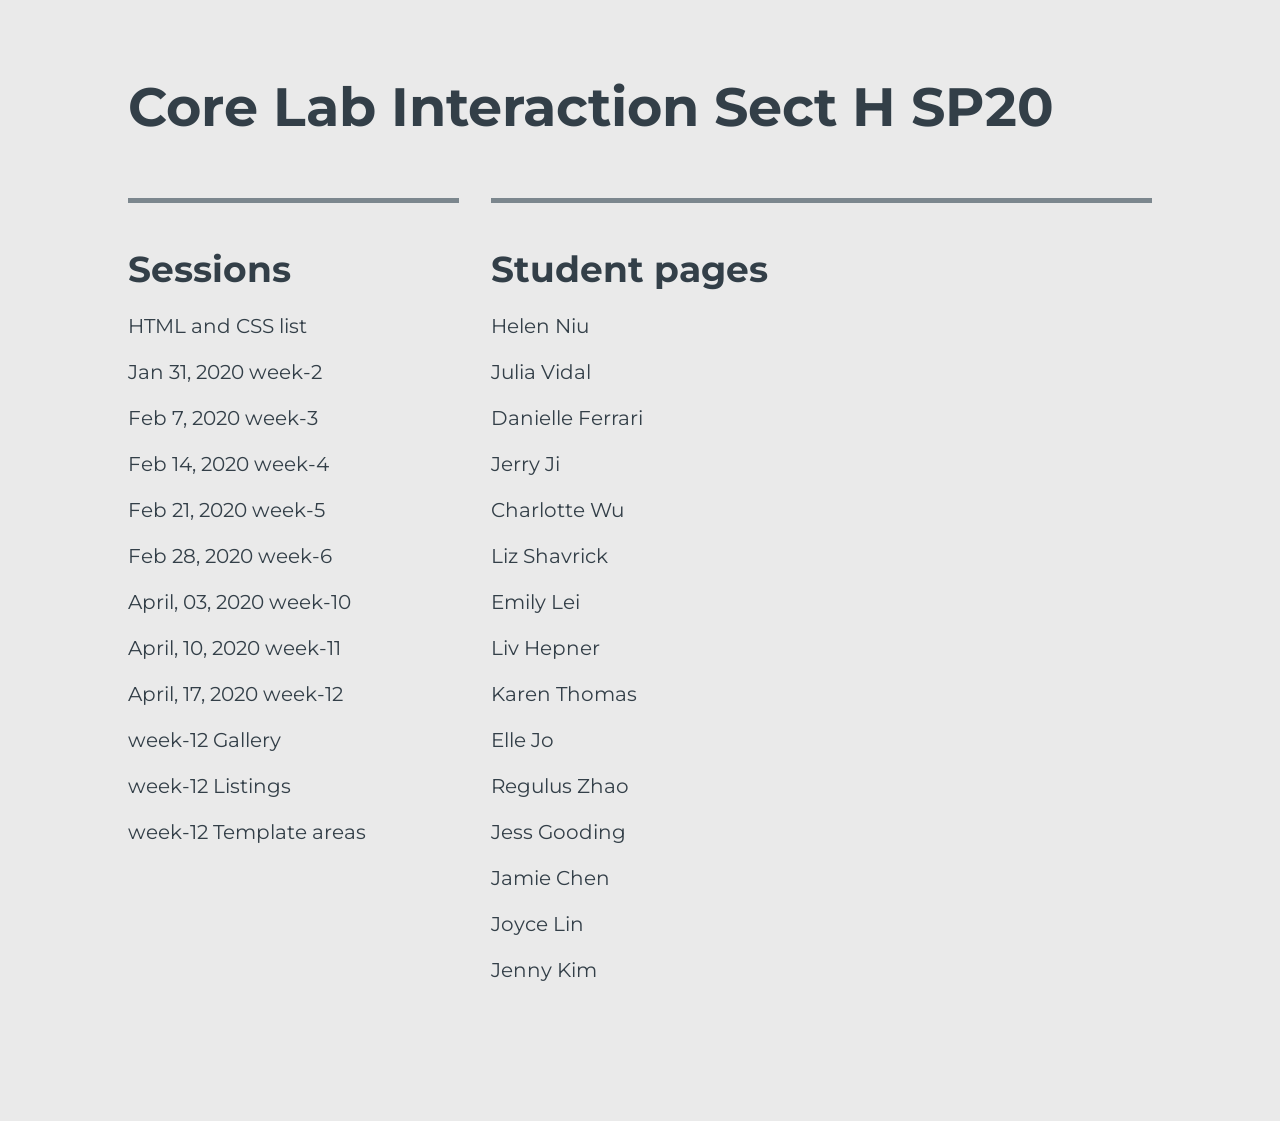
<file: index.html>
<!DOCTYPE html>
<html>
  <head>
    <meta charset="utf-8">
    <title>Mike Bowser | Core Lab Interaction Sect H SP2</title>
    <link href="css/reset.css" rel="stylesheet" type="text/css">
    <link href="css/style.css" rel="stylesheet" type="text/css">
  </head>
  <body>
  <body>
<main>
  <h1>Core Lab Interaction Sect H SP20</h1>
 <section>
  <ul id="sessions"> 
    <h2>Sessions</h2>
      <li><a href="sessions/week_2/html-css.html">HTML and CSS list</a></li>
      <li><a href="sessions/week_2/index.html">Jan 31, 2020 week-2</a></li>
      <li><a href="sessions/week_3/index.html">Feb 7, 2020 week-3</a></li>
      <li><a href="sessions/week_4/index.html">Feb 14, 2020 week-4</a></li>
      <li><a href="sessions/week_5/index.html">Feb 21, 2020 week-5</a></li>
      <li><a href="sessions/week_6/index.html">Feb 28, 2020 week-6</a></li>
      <li><a href="sessions/week_10/index.html">April, 03, 2020 week-10</a></li>
      <li><a href="sessions/week_11/index.html">April, 10, 2020 week-11</a></li>
      <li><a href="sessions/week_12/index.html">April, 17, 2020 week-12</a></li>
      <li><a href="sessions/week_12/cats.html">week-12 Gallery</a></li>
      <li><a href="sessions/week_12/listings.html">week-12 Listings</a></li>
      <li><a href="sessions/week_12/template-area.html">week-12 Template areas</a></li>



    </ul> 

    <ul id="students"> 
    <h2>Student pages</h2>
      <li><a href="https://helenniu.github.io/core-lab-int-hsp20/" target="_blank">Helen Niu</a></li>
      <li><a href="https://vidaj185.github.io/core-lab-int-hsp20/" target="_blank">Julia Vidal</a></li>
      <li><a href="https://daniellelf.github.io/core-lab-int-hsp20" target="_blank">Danielle Ferrari</a></li>
      <li><a href="https://jerryji1123.github.io/core-lab-int-hsp20/" target="_blank">Jerry Ji</a></li>
      <li><a href="https://charlotte577.github.io/core-lab-int-hsp20/" target="_blank">Charlotte Wu</a></li>
      <li><a href="https://lizshavrick.github.io/core-lab-int-hsp20/" target="_blank">Liz Shavrick</a></li>
      <li><a href="https://emilyleiyy.github.io/core-interaction-lab/" target="_blank">Emily Lei</a></li>
      <li><a href="https://oliviahepner.github.io/core-lab-int-hsp20/" target="_blank">Liv Hepner</a></li>
      <li><a href="https://kumeda18.github.io/core-lab-int-hsp20/" target="_blank">Karen Thomas</a></li>
      <li><a href="https://joe074.github.io/core-lab-hsp20/" target="_blank">Elle Jo</a></li>
      <li><a href="https://regulus-zwb.github.io/core-lab/" target="_blank">Regulus Zhao</a></li>
      <li><a href="https://jessgooding.github.io/core-lab-int-hsp20/" target="_blank">Jess Gooding</a></li>
      <li><a href="https://chenj741.github.io/core-lab-int-hsp20/" target="_blank">Jamie Chen</a></li>
      <li><a href="https://linj708.github.io/core_lab/" target="_blank">Joyce Lin</a></li>
      <li><a href="" target="_blank">Jenny Kim</a></li>
    </ul> 

 </section> 
</main>


  </body>
</html>
</file>
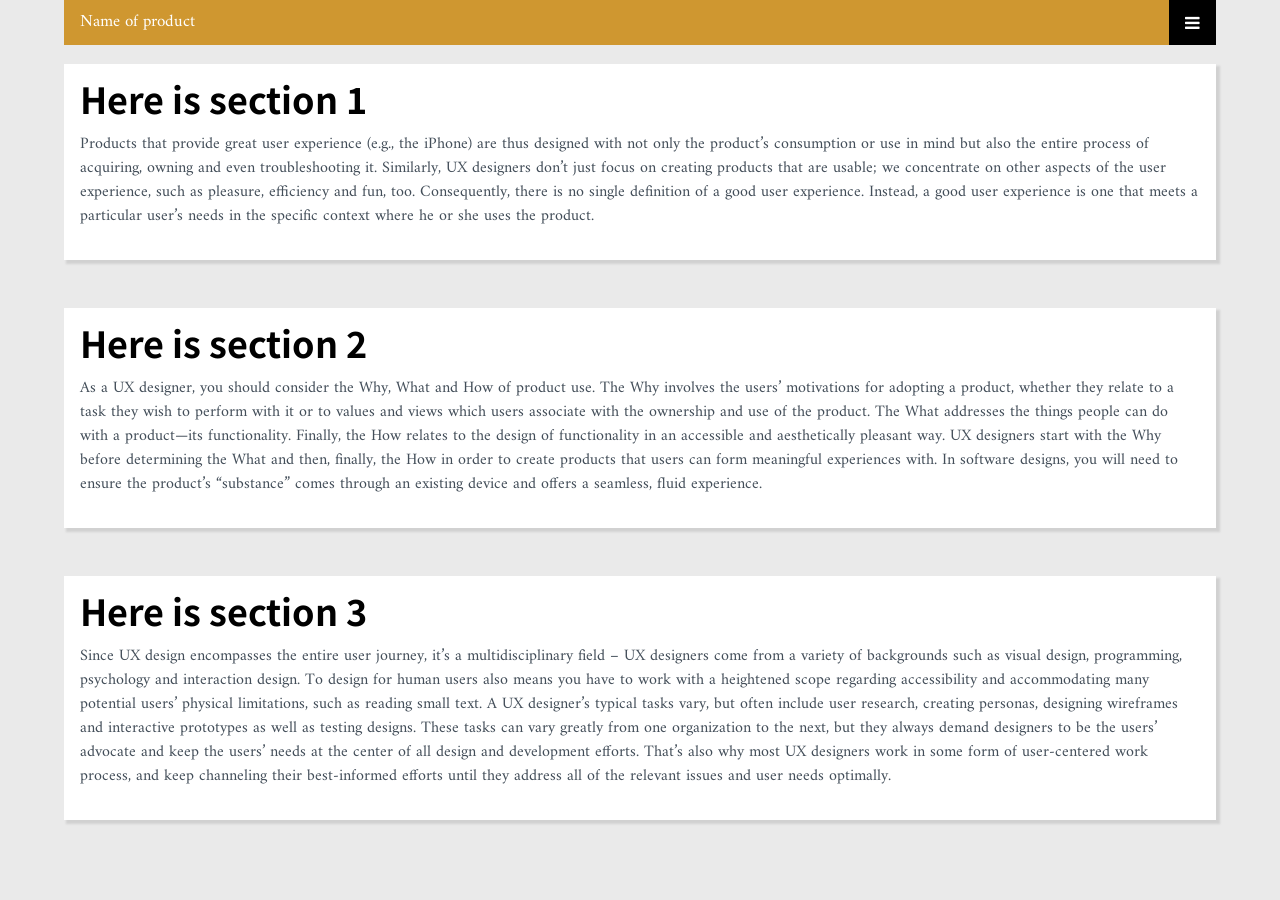
<file: sessions/mobile-model/index.html>
<!DOCTYPE html>
<html>
  <head>
    <meta charset="utf-8">
    <title>Core-lab | Mobile Model</title>
    <link href="../../css/reset.css" rel="stylesheet" type="text/css">
    <link href="../../css/mobile-model.css" rel="stylesheet" type="text/css">
         <!-- Load an icon library to show a hamburger menu (bars) on small screens -->
<link rel="stylesheet" href="https://cdnjs.cloudflare.com/ajax/libs/font-awesome/4.7.0/css/font-awesome.min.css">
  </head>
  <body>

  <main>



    <!-- Top Navigation Menu -->
<div class="topnav">
  <a href="#home" class="active">Name of product</a>
  <!-- Navigation links (hidden by default) -->
  <div id="myLinks">
    <a href="#section1">Section 1</a>
    <a href="#section2">Section 2</a>
    <a href="#section3">Section 3</a>
  </div>
  <!-- "Hamburger menu" / "Bar icon" to toggle the navigation links -->
  <a href="javascript:void(0);" class="icon" onclick="myFunction()">
    <i class="fa fa-bars"></i>
  </a>
</div>


	<div id="content-container">

 



    <section id="section1">
      <h3>Here is section 1</h3>
      <p>Products that provide great user experience (e.g., the iPhone) are thus designed with not only the product’s consumption or use in mind but also the entire process of acquiring, owning and even troubleshooting it. Similarly, UX designers don’t just focus on creating products that are usable; we concentrate on other aspects of the user experience, such as pleasure, efficiency and fun, too. Consequently, there is no single definition of a good user experience. Instead, a good user experience is one that meets a particular user’s needs in the specific context where he or she uses the product.</p>
    </section>
     <section id="section2">
      <h3>Here is section 2</h3>
      <p>As a UX designer, you should consider the Why, What and How of product use. The Why involves the users’ motivations for adopting a product, whether they relate to a task they wish to perform with it or to values and views which users associate with the ownership and use of the product. The What addresses the things people can do with a product—its functionality. Finally, the How relates to the design of functionality in an accessible and aesthetically pleasant way. UX designers start with the Why before determining the What and then, finally, the How in order to create products that users can form meaningful experiences with. In software designs, you will need to ensure the product’s “substance” comes through an existing device and offers a seamless, fluid experience. </p>
    </section>
     <section id="section3">
      <h3>Here is section 3</h3>
      <p>Since UX design encompasses the entire user journey, it’s a multidisciplinary field – UX designers come from a variety of backgrounds such as visual design, programming, psychology and interaction design. To design for human users also means you have to work with a heightened scope regarding accessibility and accommodating many potential users’ physical limitations, such as reading small text. A UX designer’s typical tasks vary, but often include user research, creating personas, designing wireframes and interactive prototypes as well as testing designs. These tasks can vary greatly from one organization to the next, but they always demand designers to be the users’ advocate and keep the users’ needs at the center of all design and development efforts. That’s also why most UX designers work in some form of user-centered work process, and keep channeling their best-informed efforts until they address all of the relevant issues and user needs optimally. </p>
    </section>
  
	</div>
  </main>

  </body>

  <script type="text/javascript" src="../../js/javascript.js"></script>


</html>
</file>
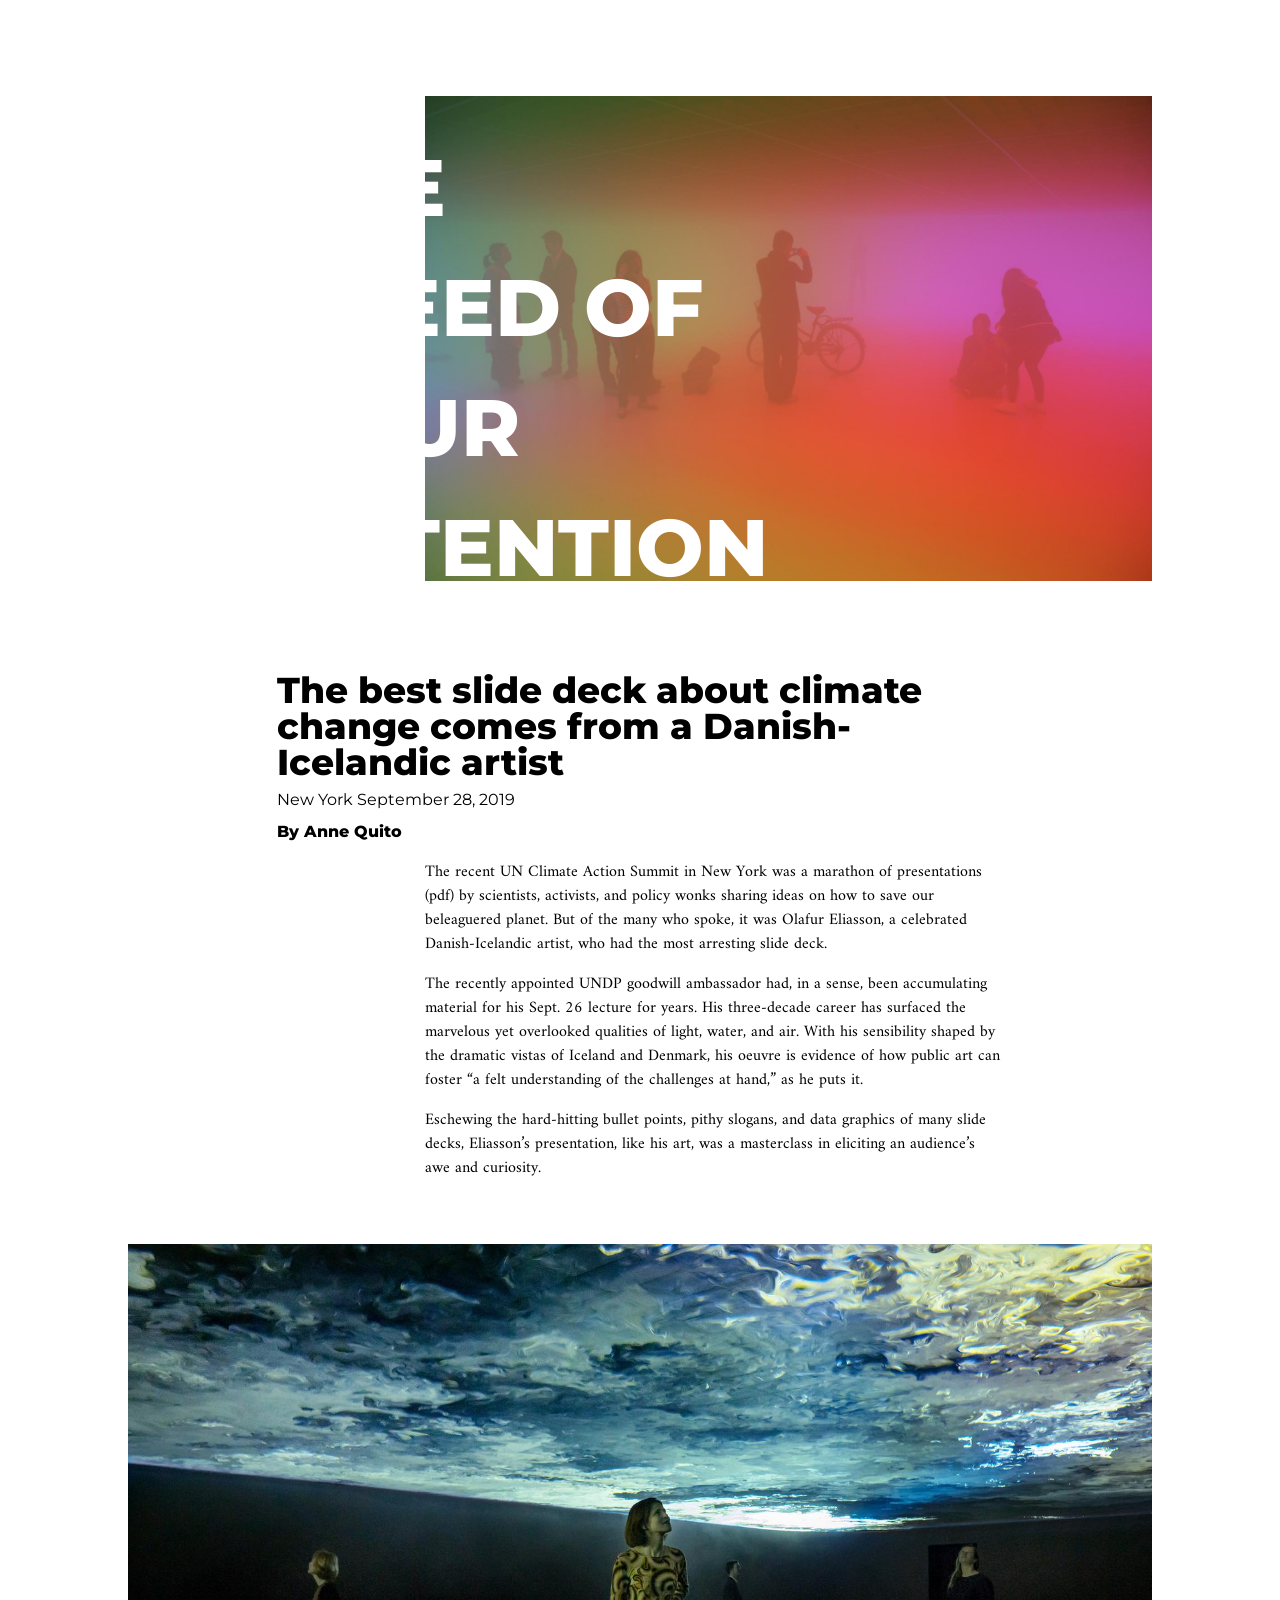
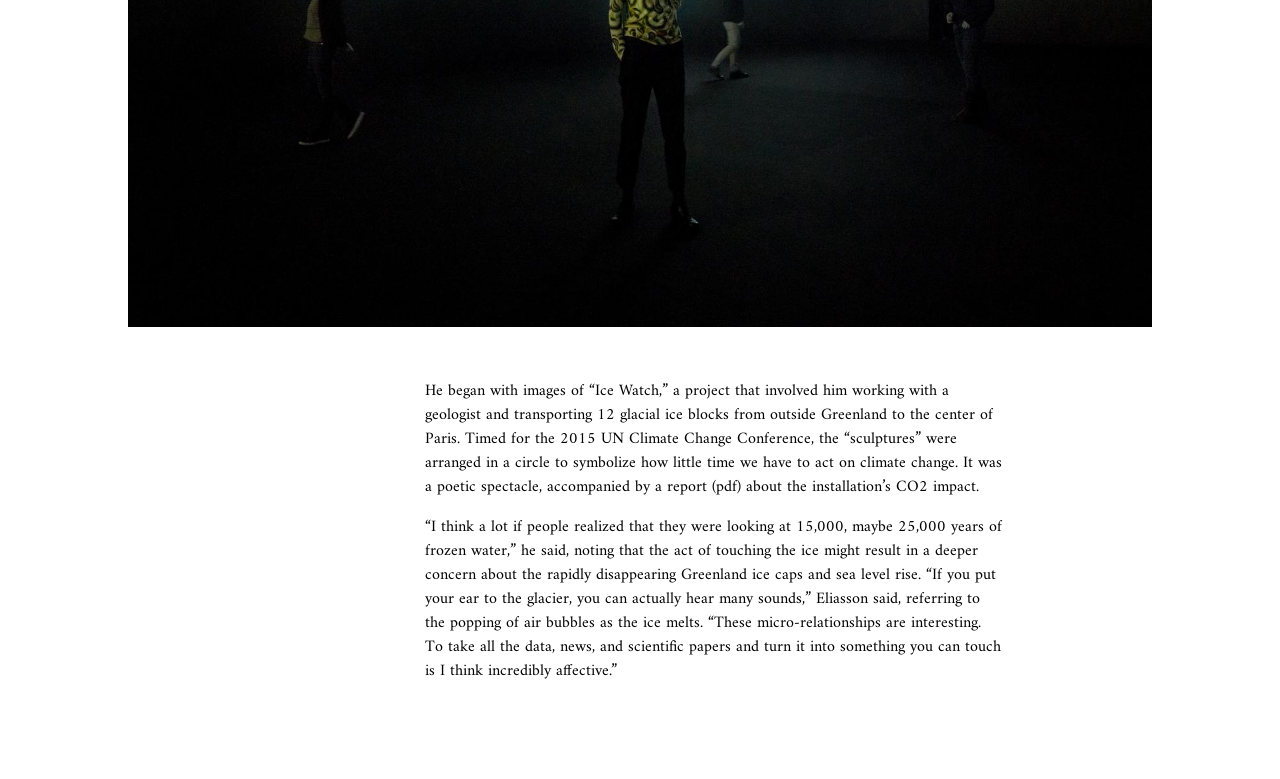
<file: sessions/week_2/index.html>
<!DOCTYPE html>
<html>
  <head>
    <meta charset="utf-8">
    <title>The speed of your attention</title>
    <link href="../../css/reset.css" rel="stylesheet" type="text/css">
    <link href="../../css/article.css" rel="stylesheet" type="text/css">
  </head>
  <body>

  <main>

	<article>
	  <div class="lead-image"><img src="../../images/feelings-are-facts.jpg" /></div>
	  <h1 class="main-headline">The speed of your attention</h1>
	  	<div class="subhead-module">
	 	 <h3 class="subhead">The best slide deck about climate change comes from a Danish-Icelandic artist</h3>
		<p class="timestamp">New York September 28, 2019</p>
		<p class="byline">By Anne Quito</p>
		</div>


		<section class="text-content">
		<p>The recent UN Climate Action Summit in New York was a marathon of presentations (pdf) by scientists, activists, and policy wonks sharing ideas on how to save our beleaguered planet. But of the many who spoke, it was Olafur Eliasson, a celebrated Danish-Icelandic artist, who had the most arresting slide deck.</p>

<p>The recently appointed UNDP goodwill ambassador had, in a sense, been accumulating material for his Sept. 26 lecture for years. His three-decade career has surfaced the marvelous yet overlooked qualities of light, water, and air. With his sensibility shaped by the dramatic vistas of Iceland and Denmark, his oeuvre is evidence of how public art can foster “a felt understanding of the challenges at hand,” as he puts it.</p>

<p>Eschewing the hard-hitting bullet points, pithy slogans, and data graphics of many slide decks, Eliasson’s presentation, like his art, was a masterclass in eliciting an audience’s awe and curiosity.</p>
</section>

		<section class="full-image">
			<img src="../../images/symbiotic-seeing.jpg" />
		</section>

		<section class="text-content">
		<p>He began with images of “Ice Watch,” a project that involved him working with a geologist and transporting 12 glacial ice blocks from outside Greenland to the center of Paris. Timed for the 2015 UN Climate Change Conference, the “sculptures” were arranged in a circle to symbolize how little time we have to act on climate change. It was a poetic spectacle, accompanied by a report (pdf) about the installation’s CO2 impact.</p>

<p>“I think a lot if people realized that they were looking at 15,000, maybe 25,000 years of frozen water,” he said, noting that the act of  touching the ice might result in a deeper concern about the rapidly disappearing Greenland ice caps and sea level rise. “If you put your ear to the glacier, you can actually hear many sounds,” Eliasson said, referring to the popping of air bubbles as the ice melts. “These micro-relationships are interesting. To take all the data, news, and scientific papers and turn it into something you can touch is I think incredibly affective.”</p>


</section>
  
    
	</article>



  </main>





  </body>
</html>
</file>
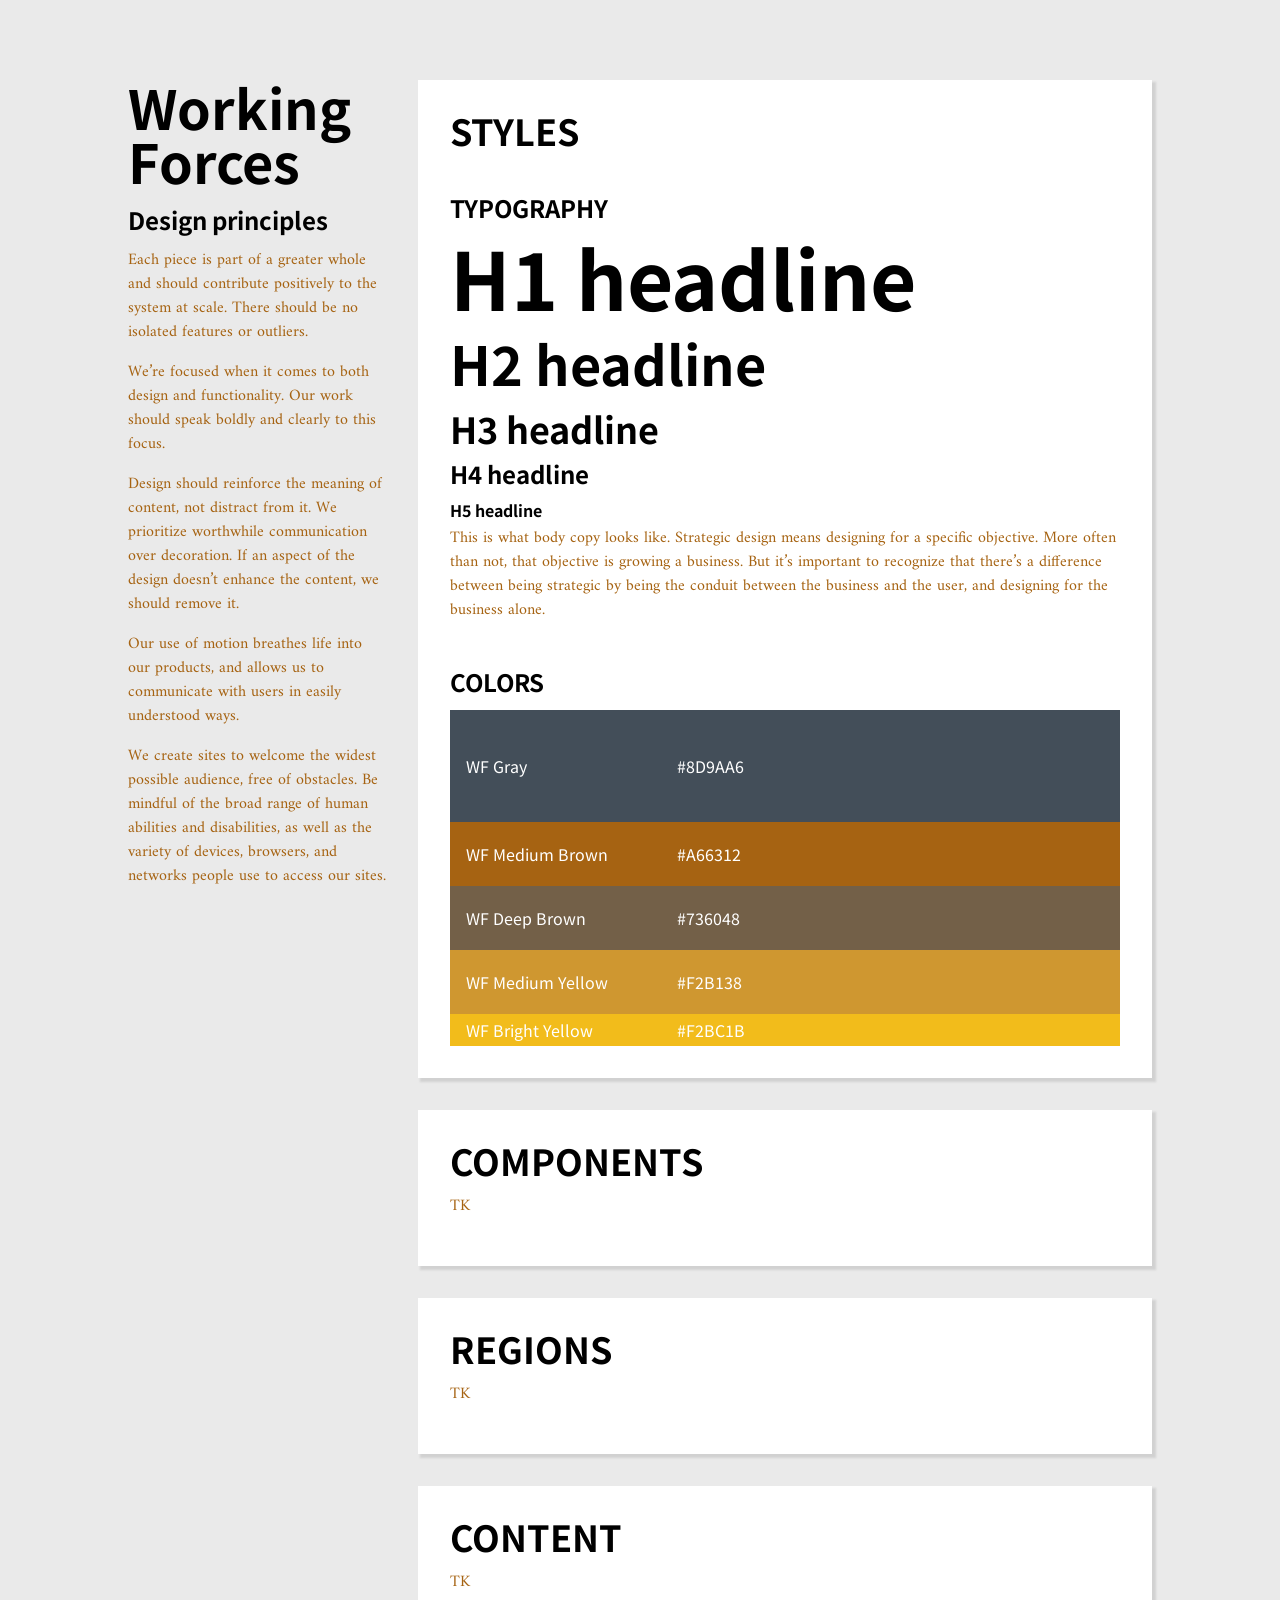
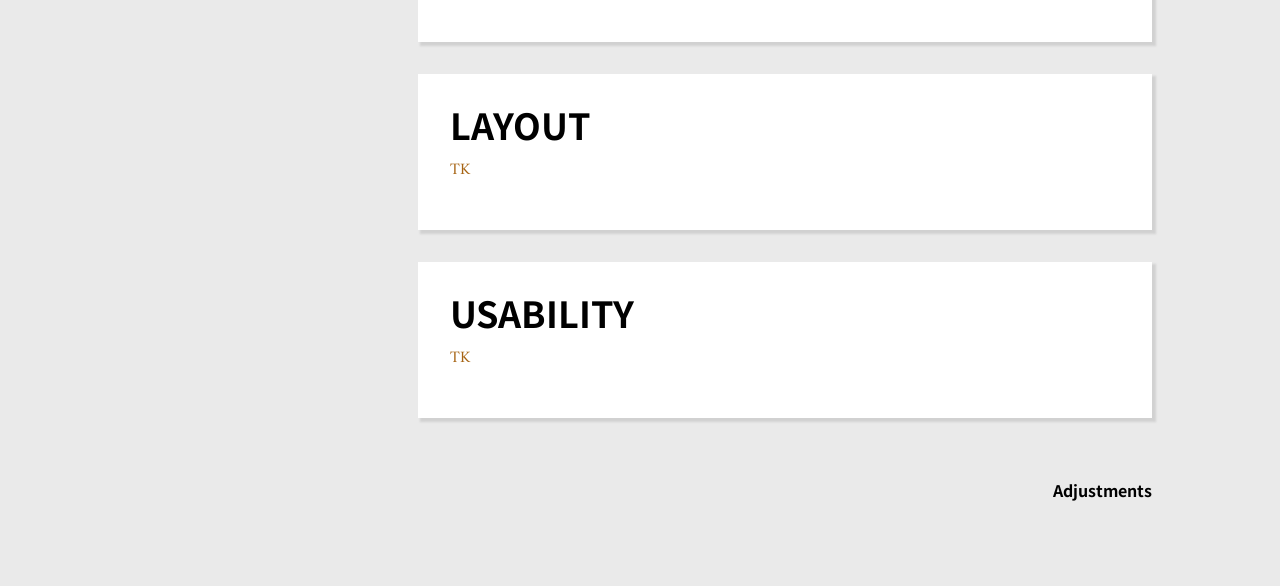
<file: sessions/week_4/index.html>
<!DOCTYPE html>
<html>
  <head>
    <meta charset="utf-8">
    <title>Mike Bowser | Design Sysstem</title>
    <link href="../../css/reset.css" rel="stylesheet" type="text/css">
    <link href="../../css/design-system.css" rel="stylesheet" type="text/css">
  </head>
  <body>

  <main>
	<div id="ds-container">
		<div id="left-sidebar"><h2>Working Forces</h2>
      <h4>Design principles</h4>
      <p>Each piece is part of a greater whole and should contribute positively to the system at scale. There should be no isolated features or outliers.</p>
      <p>We’re focused when it comes to both design and functionality. Our work should speak boldly and clearly to this focus.</p>
      <p>Design should reinforce the meaning of content, not distract from it. We prioritize worthwhile communication over decoration. If an aspect of the design doesn’t enhance the content, we should remove it.</p>
      <p>Our use of motion breathes life into our products, and allows us to communicate with users in easily understood ways.</p>
      <p>We create sites to welcome the widest possible audience, free of obstacles. Be mindful of the broad range of human abilities and disabilities, as well as the variety of devices, browsers, and networks people use to access our sites.</p></div>
		<div id="main-content">
      <section>
        <h3 class="section-label">Styles</h3>
        <h4 class="section-break">Typography</h4>
        <h1>H1 headline</h1>
        <h2>H2 headline</h2>
        <h3>H3 headline</h3>
        <h4>H4 headline</h4>
        <h5>H5 headline</h5>
        <p>This is what body copy looks like. Strategic design means designing for a specific objective. More often than not, that objective is growing a business. But it’s important to recognize that there’s a difference between being strategic by being the conduit between the business and the user, and designing for the business alone.</p>

        <h4 class="section-break">Colors</h4>
        <div class="primary-hue color-gray"><div>WF Gray</div><div>#8D9AA6<br></div></div>
        <div class="secondary-hue color-medium-brown"><div>WF Medium Brown</div><div>#A66312<br></div></div>
        <div class="secondary-hue color-deep-brown"><div>WF Deep Brown</div><div>#736048<br></div></div>
        <div class="secondary-hue color-medium-yellow"><div>WF Medium Yellow</div><div>#F2B138<br></div></div>
        <div class="accent-hue color-bright-yellow"><div>WF Bright Yellow</div><div>#F2BC1B<br></div></div>
      </section>
      <section>
        <h3 class="section-label">Components</h3>
        <p>TK</p>
      </section>
       <section>
        <h3 class="section-label">Regions</h3>
        <p>TK</p>
      </section>
       <section>
        <h3 class="section-label">Content</h3>
        <p>TK</p>
      </section>
       <section>
        <h3 class="section-label">Layout</h3>
        <p>TK</p>
      </section>
      <section>
        <h3 class="section-label">Usability</h3>
        <p>TK</p>
      </section>
    </div>
		<div id="right-sidebar"><h5>Adjustments</h5></div>
	</div>
  </main>





  </body>
</html>
</file>
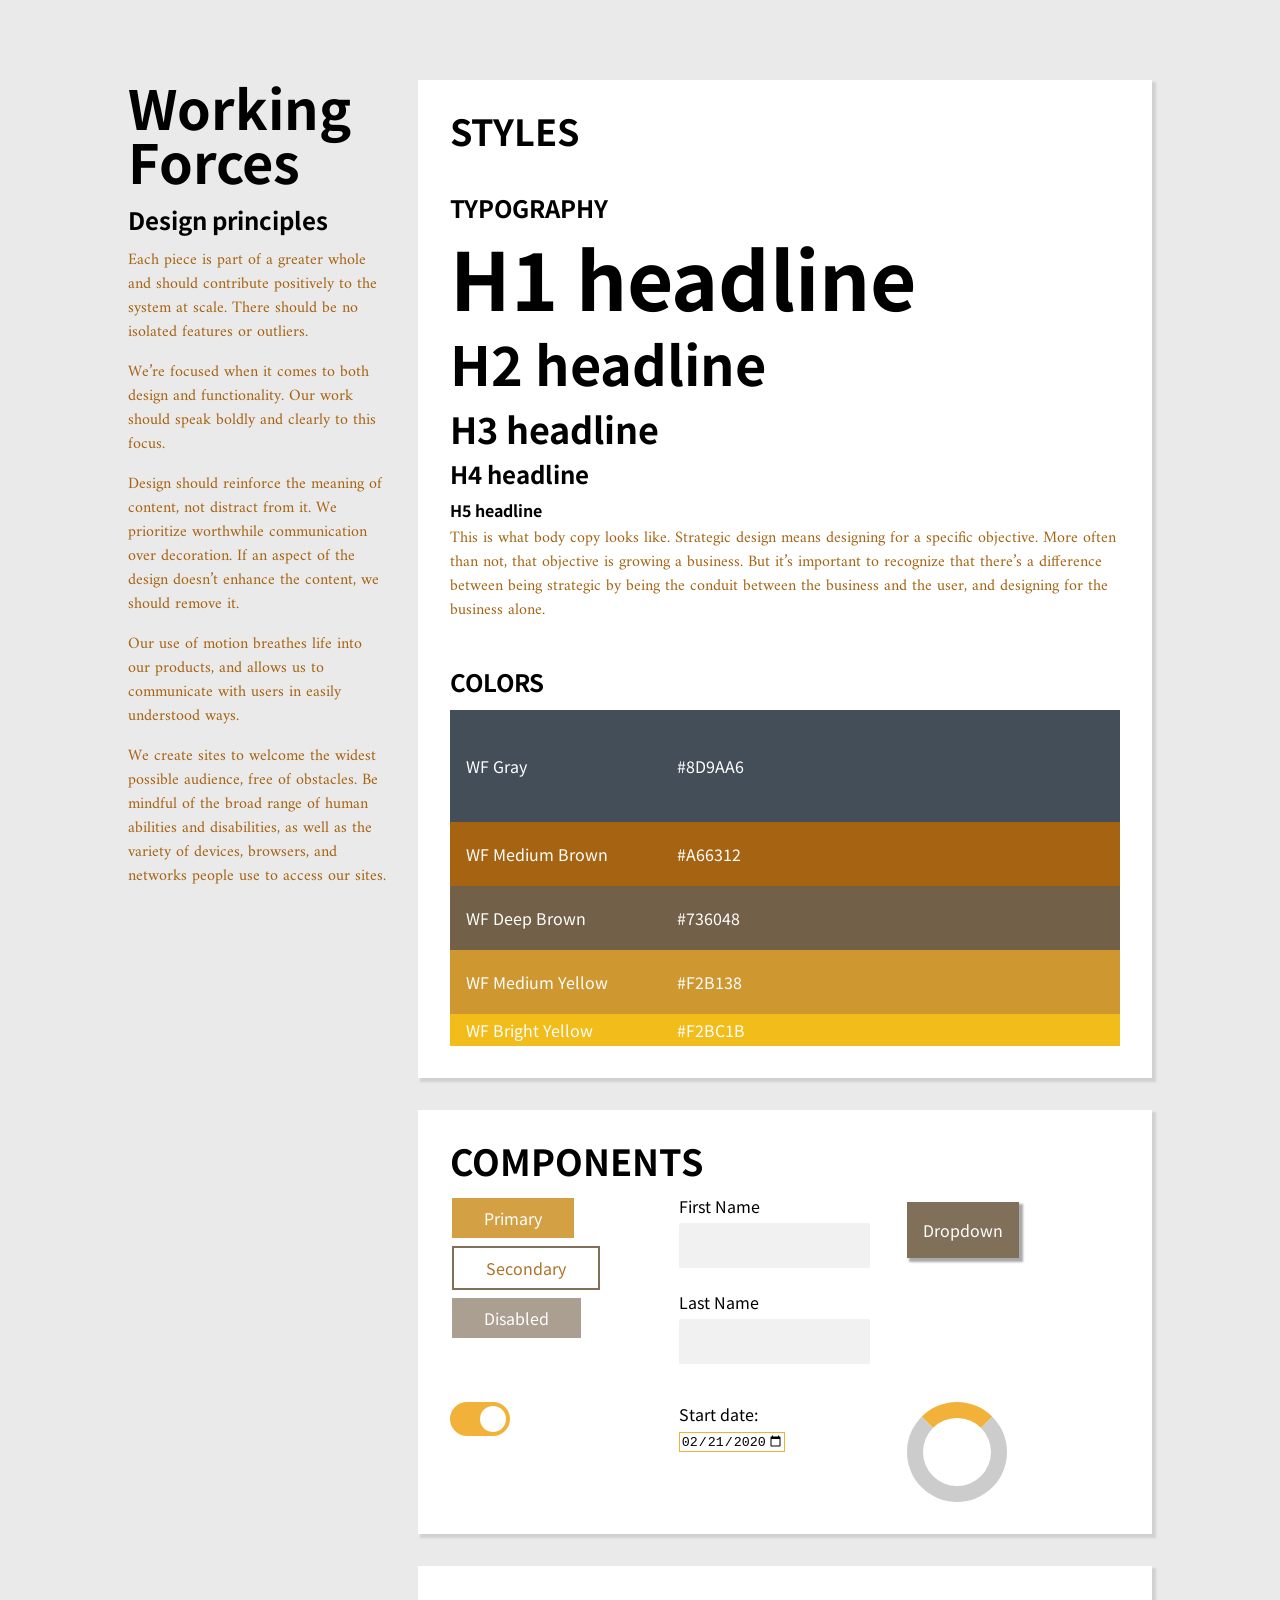
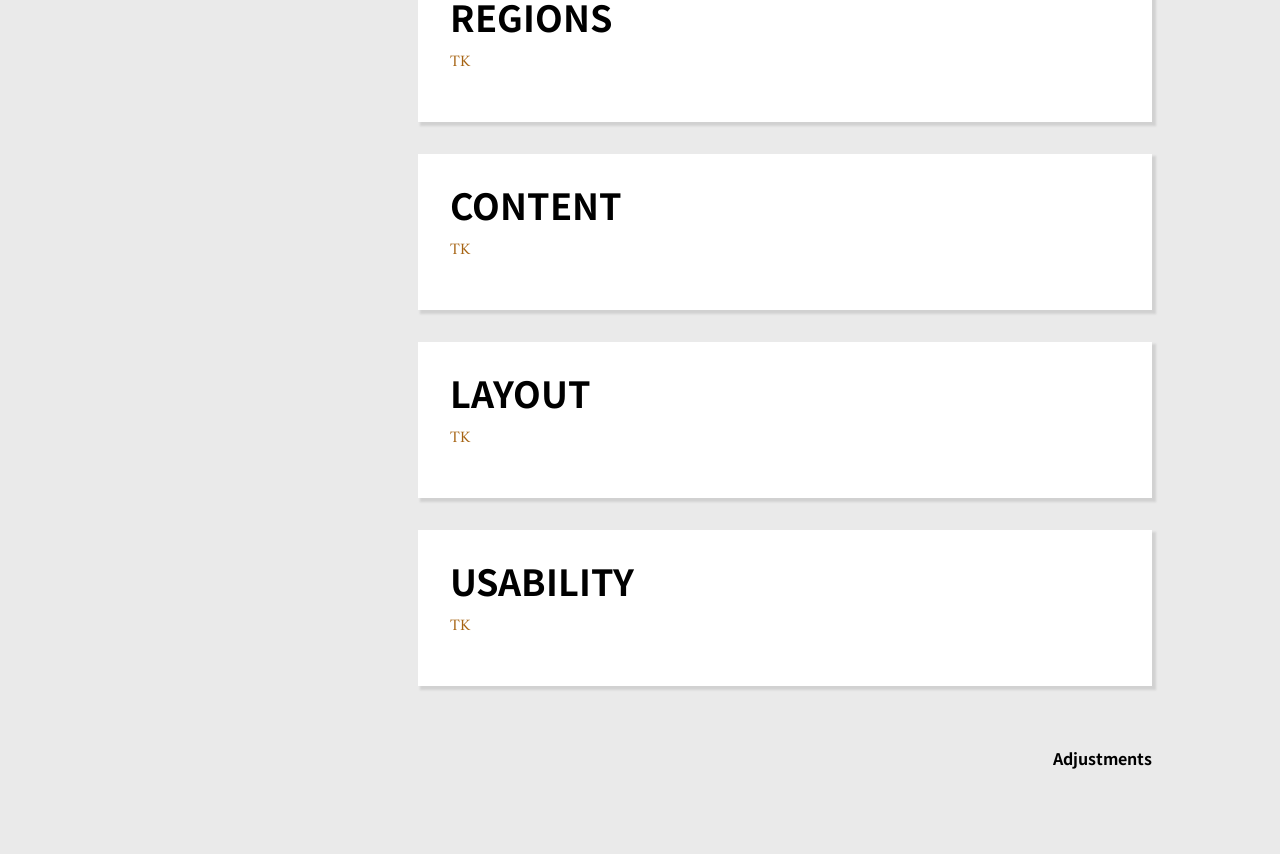
<file: sessions/week_5/index.html>
<!DOCTYPE html>
<html>
  <head>
    <meta charset="utf-8">
    <title>Mike Bowser | Design Sysstem</title>
    <link href="../../css/reset.css" rel="stylesheet" type="text/css">
    <link href="../../css/design-system.css" rel="stylesheet" type="text/css">
  </head>
  <body>

  <main>
	<div id="ds-container">
		<div id="left-sidebar"><h2>Working Forces</h2>
      <h4>Design principles</h4>
      <p>Each piece is part of a greater whole and should contribute positively to the system at scale. There should be no isolated features or outliers.</p>
      <p>We’re focused when it comes to both design and functionality. Our work should speak boldly and clearly to this focus.</p>
      <p>Design should reinforce the meaning of content, not distract from it. We prioritize worthwhile communication over decoration. If an aspect of the design doesn’t enhance the content, we should remove it.</p>
      <p>Our use of motion breathes life into our products, and allows us to communicate with users in easily understood ways.</p>
      <p>We create sites to welcome the widest possible audience, free of obstacles. Be mindful of the broad range of human abilities and disabilities, as well as the variety of devices, browsers, and networks people use to access our sites.</p></div>
		<div id="main-content">
      <section>
        <h3 class="section-label">Styles</h3>
        <h4 class="section-break">Typography</h4>
        <h1>H1 headline</h1>
        <h2>H2 headline</h2>
        <h3>H3 headline</h3>
        <h4>H4 headline</h4>
        <h5>H5 headline</h5>
        <p>This is what body copy looks like. Strategic design means designing for a specific objective. More often than not, that objective is growing a business. But it’s important to recognize that there’s a difference between being strategic by being the conduit between the business and the user, and designing for the business alone.</p>

        <h4 class="section-break">Colors</h4>
        <div class="primary-hue color-gray"><div>WF Gray</div><div>#8D9AA6<br></div></div>
        <div class="secondary-hue color-medium-brown"><div>WF Medium Brown</div><div>#A66312<br></div></div>
        <div class="secondary-hue color-deep-brown"><div>WF Deep Brown</div><div>#736048<br></div></div>
        <div class="secondary-hue color-medium-yellow"><div>WF Medium Yellow</div><div>#F2B138<br></div></div>
        <div class="accent-hue color-bright-yellow"><div>WF Bright Yellow</div><div>#F2BC1B<br></div></div>
      </section>
      <section>
        <h3 class="section-label">Components</h3>
        <div class="component-group">
          <div class="cg-1">
            <button class="button button1">Primary</button>
            <button class="button button2">Secondary</button>
            <button class="button button3">Disabled</button>
        </div>
        <div class="cg-2">
          <form>
          <label for="fname">First Name</label>
          <input type="text" id="fname" name="fname">
          <label for="lname">Last Name</label>
          <input type="text" id="lname" name="lname">
          </form>
        </div>
        <div class="cg-3">
          <div class="dropdown">
          <button class="dropbtn">Dropdown</button>
           <div class="dropdown-content">
            <a href="#">Link 1</a>
            <a href="#">Link 2</a>
            <a href="#">Link 3</a>
             </div>
          </div>
        </div>
          <div class="cg-1">
            <label class="switch">
            <input type="checkbox" checked>
            <span class="slider round"></span>
            </label>
        </div>
        <div class="cg-2">
         <label for="start">Start date:</label>
          <input type="date" class="pointer" id="start" name="trip-start"
       value="2020-02-21"
       min="2018-01-01" max="2020-11-07">
        </div>
        <div class="cg-3">
          <div class="loader"></div>
          </div>
      </section>
       <section>
        <h3 class="section-label">Regions</h3>
        <p>TK</p>
      </section>
       <section>
        <h3 class="section-label">Content</h3>
        <p>TK</p>
      </section>
       <section>
        <h3 class="section-label">Layout</h3>
        <p>TK</p>
      </section>
      <section>
        <h3 class="section-label">Usability</h3>
        <p>TK</p>
      </section>
    </div>
		<div id="right-sidebar"><h5>Adjustments</h5></div>
	</div>
  </main>





  </body>
</html>
</file>
<file: css/style.css>
@import url('https://fonts.googleapis.com/css?family=Amiri&display=swap');
@import url('https://fonts.googleapis.com/css?family=Amiri|Montserrat&display=swap');


html {
  font-size: 1rem;
  font-family: 'Amiri', serif;
  background-color: #eaeaea;
}

body {
  padding:5rem 0;
  color:#333F48;
}

a {
  text-decoration: none;
  color: #333F48;
}

a:hover {
  text-decoration: underline;
  color: #333F48;
}

main {
  width: 80vw;
  margin: 0 auto;
}

section {
  display:grid;
  grid-template-columns: 1fr 2fr;
  grid-auto-rows:min-content;
  grid-gap:2rem;
}

#sessions {
    grid-column:1;
    border-top: 5px solid #7C878E;
    margin-top:3rem;
    padding: 3rem 0;  
}

#students {
    grid-column:2;
    border-top: 5px solid #7C878E;
    margin-top:3rem;
    padding: 3rem 0;  
}


.item {
  grid-column:1;
  border-top: 1px solid #ccc;
  padding: 1rem 0;
}

.definition {
  grid-column:2;
  border-top: 1px solid #ccc;
  padding: 1rem 0;
}



h1, h2, h3, h4, h5 {
  font-family: 'Montserrat', sans-serif;
  font-weight:700;
  margin-bottom:1rem;
}

h1 {
  font-size:3.375rem;
}
h2 {
  font-size:2.25rem;
}
h3 {
  font-size:1.5rem;
}
h4 {
  font-size:1rem;
}


li {
  font-size: 1.25rem;
  font-family: 'Montserrat', sans-serif;
  line-height: 1.5;
  padding: .5rem 0;
}

p {
  font-size: 1rem;
  line-height: 1.5;
}

img {
  display: block;
  margin: 0 auto;
}
</file>
<file: css/mobile-model.css>
@import url('https://fonts.googleapis.com/css?family=Amiri:400,700|Noto+Sans+JP:400,500,900&display=swap');

/*! minireset.css v0.0.6 | MIT License */ html,body,p,ol,ul,li,dl,dt,dd,blockquote,figure,fieldset,legend,textarea,pre,iframe,hr,h1,h2,h3,h4,h5,h6{margin:0;padding:0}h1,h2,h3,h4,h5,h6{font-size:100%;font-weight:normal}ul{list-style:none}button,input,select,textarea{margin:0}html{box-sizing:border-box}*,*::before,*::after{box-sizing:inherit}img,video{height:auto;max-width:100%}iframe{border:0}table{border-collapse:collapse;border-spacing:0}td,th{padding:0}td:not([align]),th:not([align]){text-align:left}


html {
  font-size: 1rem;
  font-family: 'Amiri', serif;
  background-color: #eaeaea;
}

body {
  margin-top:4rem;
}

:root {
  --wf-gray: #434E59;
  --wf-light-gray: #E6ECF2;
  --wf-bright-yellow: #F2BC1B;
  --wf-medium-yellow: #CF9730;
  --wf-medium-brown: #CF9730;
  --wf-deep-brown: #736048;
  --body-text-color: var(--wf-gray);
}


/* Style the navigation menu */
.topnav {
  overflow: hidden;
  background-color: #333;
  position: fixed;
  top: 0;
  width:90%;}

/* Hide the links inside the navigation menu (except for logo/home) */
.topnav #myLinks {
  display: none;
}

/* Style navigation menu links */
.topnav a {
  color: white;
  padding: 14px 16px;
  text-decoration: none;
  font-size: 17px;
  display: block;
}

/* Style the hamburger menu */
.topnav a.icon {
  background: black;
  display: block;
  position: absolute;
  right: 0;
  top: 0;
}

/* Add a grey background color on mouse-over */
.topnav a:hover {
  background-color: #ddd;
  color: black;
}

/* Style the active link (or home/logo) */
.active {
  background-color: var(--wf-medium-yellow);
  color: white;
} 

/* Structure */


main {
  width:90vw;
  margin: 0 auto;
}

#content-container {
  display:grid;
  grid-template-columns: 1fr;
  grid-auto-rows:min-content;
  grid-gap:3rem;
}

.component-group {
  display:grid;
  grid-template-columns: 1fr 1fr 1fr;
  grid-auto-rows:min-content;
  grid-gap:1rem;
}

.design-patterns-group {
  display:grid;
  grid-template-columns: 1fr 1fr;
  grid-auto-rows:min-content;
  grid-gap:1rem;
}



#left-sidebar {
  grid-column: 1 / 2;
}

#main-content {
  grid-column: 2 / 4;
}

#right-sidebar {
  grid-column: 3 / 4;
}

section {
  background:#fff;
  box-shadow: 3px 3px 2px 1px rgba(111, 111, 111, .2);
  padding:1rem;
}

.cg-1 {
  grid-column: 1 / 2;
}

.cg-2 {
  grid-column: 2 / 3;
}

.cg-3 {
  grid-column: 3 / 4;
}

.card-image {
    background-color: #E6ECF2;
    padding:1rem;
}
.card-image > img {
    margin-bottom:1rem;
}

.profile-card {
    background-color: #434E59;
    padding:1rem;
}
.profile-card > img {
    margin-bottom:1rem;
}


.item {
  grid-column:1;
  border-top: 1px solid #ccc;
  padding: 1rem 0;
}

.definition {
  grid-column:2;
  border-top: 1px solid #ccc;
  padding: 1rem 0;
}




a {
  text-decoration: none;
}



/* Typography */

.header {
}

h1, h2, h3, h4, h5, h6 {
  font-family: 'Noto Sans JP', sans-serif;
  font-weight:700;
  line-height:1;
}

h1 {
  font-size:5rem;
  margin-bottom:1.25rem;

}
h2 {
  font-size:3.375rem;
  margin-bottom:1.25rem;

}
h3 {
  font-size:2.25rem;
  margin-bottom:1rem;

}
h4 {
  font-size:1.5rem;
  margin-bottom:1rem;

}
h5 {
  font-size:1;
  margin-bottom:.5rem;

}

h6 {
  font-size:1rem;
}

p, li {
  font-size: 1rem;
  line-height: 1.5;
  margin-bottom:1rem;
  color:var(--body-text-color);
}

.section-label {
  text-transform: uppercase;
  font-weight:700;
}

.section-break {
  text-transform: uppercase;
  font-weight:700;
  margin-top:3rem;
}

.text-white {
  color:#fff;
}

.title {
  font-style: italic;


}

/* Color samples */



  .color-gray {
    background-color: #434E59;
  }

    .color-light-gray {
    background-color: #E6ECF2;
  }
    .color-bright-yellow {
    background-color: #F2BC1B;
  }
    .color-medium-yellow {
    background-color: #CF9730;
  }
    .color-medium-brown {
    background-color: #A66312;
  }
    .color-deep-brown {
    background-color: #736048;
  }


.primary-hue {
  display: flex;
  padding:3rem 1rem;
  color:#ffffff;
  font-family: 'Noto Sans JP';
}

.primary-hue > div {
  width:33%;
}

.secondary-hue {
  display: flex;
  padding:1.5rem 1rem;
  color:#ffffff;
  font-family: 'Noto Sans JP';
}

.secondary-hue > div {
  width:33%;
}

.neutral-hue {
  display: flex;
  padding:1.5rem 1rem;
  color:#ffffff;
  font-family: 'Noto Sans JP';
}

.neutral-hue > div {
  width:33%;
}

.accent-hue {
  display: flex;
  padding:.5rem 1rem;
  color:#ffffff;
  font-family: 'Noto Sans JP';
}

.accent-hue > div {
  width:33%;
}


/* Components */


/* -- buttons -- */

.button {
  background-color: #CF9730; 
  border: none;
  color: white;
  padding: 8px 32px;
  text-align: center;
  text-decoration: none;
  display: inline-block;
  font-family: 'Noto Sans JP';
  font-size: 16px;
  margin: 4px 2px;
  transition-duration: 0.4s;
  cursor: pointer;
}

.button1 {
  background-color: #CF9730; 
  color: white; 
}

.button1:hover {
  background-color: #A66312;
  color: white;
}

.button2 {
  background-color: white; 
  color: #A66312; 
  border: 2px solid #736048;
}

.button2:hover {
  background-color: white; 
  color: #A66312; 
  border: 2px solid #F2B138;
}

.button3 {
  background-color: #736048; 
  color: white; 
  opacity: 0.6;
  cursor: not-allowed;
}

.button3:hover {
  background-color: #736048; 
  color: white; 
  opacity: 0.6;
  cursor: not-allowed;
}

/* -- input field -- */


input[type=text] {
  padding: 12px 20px;
  margin: 8px 0;
  box-sizing: border-box;
  border: 1px solid #F2B138;
  border-radius: 2px;
  color: #A66312; 

}

  /* -- dropdown -- */


.dropbtn {
  background-color: #736048; 
  box-shadow: 3px 3px 2px 1px rgba(22, 22, 22, .4);
  color: white;
  padding: 16px;
  font-size: 16px;
  font-family: 'Noto Sans JP';
  border: none;
  cursor: pointer;
}

.dropdown {
  position: relative;
  display: inline-block;
}

.dropdown-content {
  display: none;
  position: absolute;
  background-color: #f9f9f9;
  min-width: 160px;
  box-shadow: 0px 8px 16px 0px rgba(0,0,0,0.2);
  z-index: 1;
}

.dropdown-content a {
  color: black;
  padding: 12px 16px;
  text-decoration: none;
  display: block;
}

.dropdown-content a:hover {background-color: #f1f1f1}

.dropdown:hover .dropdown-content {
  display: block;
}

.dropdown:hover .dropbtn {
  background-color: #A66312;
}

/* -- switch -- */


.switch {
  position: relative;
  display: inline-block;
  width: 60px;
  height: 34px;
}

.switch input { 
  opacity: 0;
  width: 0;
  height: 0;
}

.slider {
  position: absolute;
  cursor: pointer;
  top: 0;
  left: 0;
  right: 0;
  bottom: 0;
  background-color: #CCC;
  -webkit-transition: .4s;
  transition: .4s;
}

.slider:before {
  position: absolute;
  content: "";
  height: 26px;
  width: 26px;
  left: 4px;
  bottom: 4px;
  background-color: white;
  -webkit-transition: .4s;
  transition: .4s;
}

input:checked + .slider {
  background-color: #F2B138;
}

input:focus + .slider {
  box-shadow: 0 0 1px #F2B138;
}

input:checked + .slider:before {
  -webkit-transform: translateX(26px);
  -ms-transform: translateX(26px);
  transform: translateX(26px);
}

/* Rounded sliders */
.slider.round {
  border-radius: 34px;
}

.slider.round:before {
  border-radius: 50%;
}


/* -- date picker -- */


label {
    display: block;
    font: 1rem 'Noto Sans JP', sans-serif;
}

input {
    margin: .4rem 0;
    border: 1px solid #F2B138;
}

.pointer{
  cursor: pointer;
}

/* -- loader -- */


.loader {
  border: 16px solid #ccc;
  border-radius: 50%;
  border-top: 16px solid #F2B138;
  width: 100px;
  height: 100px;
  -webkit-animation: spin 2s linear infinite; /* Safari */
  animation: spin 2s linear infinite;
}

/* Safari */
@-webkit-keyframes spin {
  0% { -webkit-transform: rotate(0deg); }
  100% { -webkit-transform: rotate(360deg); }
}

@keyframes spin {
  0% { transform: rotate(0deg); }
  100% { transform: rotate(360deg); }
}


img {
  width:100%;
}


/*-- sign up form --*/
/* Full-width input fields */
input[type=text], input[type=password] {
  width:90%;
  padding: 15px;
  margin: 5px 0 22px 0;
  display: inline-block;
  border: none;
  background: #f1f1f1;
}

input[type=text]:focus, input[type=password]:focus {
  background-color: #ddd;
  outline: none;
}

hr {
  border: 1px solid #E6ECF2;
  margin-bottom: 25px;
}

/* Set a style for all buttons */
button {
  background-color: #CF9730;
  color: white;
  padding: 14px 20px;
  margin: 8px 0;
  border: none;
  cursor: pointer;
  opacity: 0.9;
}

button:hover {
  opacity:1;
}

/* Extra styles for the cancel button */
.cancelbtn {
  padding: 14px 20px;
  background-color: #434E59;
}

/* Float cancel and signup buttons and add an equal width */
.cancelbtn, .signupbtn {
  float: left;
  width: 50%;
}

/* Add padding to container elements */
.sign-up-container {
  padding: 16px;
}

/* Clear floats */
.clearfix::after {
  content: "";
  clear: both;
  display: table;
}
</file>
<file: css/article.css>
@import url('https://fonts.googleapis.com/css?family=Amiri&display=swap');
@import url('https://fonts.googleapis.com/css?family=Montserrat:400,800&display=swap');

html {
  font-size: 1rem;
  font-family: 'Amiri', serif;
  color:#000;


}

    body {
        padding:5rem 0;

      animation: colorchange 30s infinite; /* animation-name followed by duration in seconds*/
         /* you could also use milliseconds (ms) or something like 2.5s */
      -webkit-animation: colorchange 30s infinite; /* Chrome and Safari */
    }

    @keyframes colorchange
    {
      0%   {background: #d3beaa;}
      25%  {background: #c59eb3;}
      50%  {background: #b7a68e;}
      75%  {background: #9f9189;}
      100% {background: #c2b2ae;}
    }

    @-webkit-keyframes colorchange /* Safari and Chrome - necessary duplicate */
    {
      0%   {background: #d3beaa;}
      25%  {background: #c59eb3;}
      50%  {background: #b7a68e;}
      75%  {background: #9f9189;}
      100% {background: #c2b2ae;}
    }




a {
  text-decoration: none;
}

p {
  font-size: 1rem;
  font-family: 'Amiri', serif;
  line-height: 1.5;
  margin-bottom:1rem;

}



main {
  width: 80vw;
  margin: 0 auto;
}

article {
  display:grid;
  grid-template-columns: repeat(7, 1fr);
  grid-auto-rows:min-content;
  grid-gap: 1rem;

}


.main-headline {
  grid-column:2 / 5;
  grid-row:1;
  padding: 3rem 0;
  color:#fff;
  line-height:1.5;
}

.lead-image {
  grid-column:3 / 8;
  grid-row:1;
  padding: 1rem 0;

}

.subhead-module {
  grid-column:2 / 7;
  grid-row:2;
justify-content: start;
}

.subhead {
  padding: 0;
  margin:0;
}

.timestamp {
    font-family: 'Montserrat', sans-serif;
    font-size:1rem;
    padding:.5rem 0;
      margin:0;
}

.byline {
    font-family: 'Montserrat', sans-serif;
    font-size:1rem;
    font-weight:800;
    padding: 0;
    margin:0;
}

.text-content {
 grid-column:3 / 7;
 grid-row:auto;
}

.full-image {
   grid-column:1 / 8;
  grid-row:auto;
  padding:2rem 0;

}





h1, h2, h3, h4, h5 {
  font-family: 'Montserrat', sans-serif;
  font-weight:800;
}

h1 {
  font-size:5rem;
  text-transform: uppercase;
}

h2 {
  font-size:3.375rem;
}
h3 {
  font-size:2.25rem;
}
h4 {
  font-size:1.5rem;
}
h5 {
  font-size:1;
}

p, li {
  font-size: 1rem;
  line-height: 1.5;
}



img {
    width: 100%;
}
</file>
<file: css/design-system.css>
@import url('https://fonts.googleapis.com/css?family=Amiri:400,700|Noto+Sans+JP:400,500,900&display=swap');

/*! minireset.css v0.0.6 | MIT License */ html,body,p,ol,ul,li,dl,dt,dd,blockquote,figure,fieldset,legend,textarea,pre,iframe,hr,h1,h2,h3,h4,h5,h6{margin:0;padding:0}h1,h2,h3,h4,h5,h6{font-size:100%;font-weight:normal}ul{list-style:none}button,input,select,textarea{margin:0}html{box-sizing:border-box}*,*::before,*::after{box-sizing:inherit}img,video{height:auto;max-width:100%}iframe{border:0}table{border-collapse:collapse;border-spacing:0}td,th{padding:0}td:not([align]),th:not([align]){text-align:left}


html {
  font-size: 1rem;
  font-family: 'Amiri', serif;
  background-color: #eaeaea;
}

body {
  padding:5rem 0;
}

:root {
  --wf-gray: #434E59;
  --wf-light-gray: #E6ECF2;
  --wf-bright-yellow: #F2BC1B;
  --wf-medium-yellow: #CF9730;
  --wf-medium-brown: #A66312;
  --wf-deep-brown: #736048;
  --body-text-color: var(--wf-medium-brown);
}

/* Structure */


main {
  width:80vw;
  margin: 0 auto;
}

#ds-container {
  display:grid;
  grid-template-columns: 3fr 7fr;
  grid-auto-rows:min-content;
  grid-gap:2rem;
}

.component-group {
  display:grid;
  grid-template-columns: 1fr 1fr 1fr;
  grid-auto-rows:min-content;
  grid-gap:1rem;
}

.design-patterns-group {
  display:grid;
  grid-template-columns: 1fr 1fr;
  grid-auto-rows:min-content;
  grid-gap:1rem;
}



#left-sidebar {
  grid-column: 1 / 2;
}

#main-content {
  grid-column: 2 / 4;
}

#right-sidebar {
  grid-column: 3 / 4;
}

section {
  background:#fff;
  box-shadow: 3px 3px 2px 1px rgba(111, 111, 111, .2);
  padding:2rem;
  margin-bottom:2rem;
}

.cg-1 {
  grid-column: 1 / 2;
}

.cg-2 {
  grid-column: 2 / 3;
}

.cg-3 {
  grid-column: 3 / 4;
}

.card-image {
    background-color: #E6ECF2;
    padding:1rem;
}
.card-image > img {
    margin-bottom:1rem;
}

.profile-card {
    background-color: #434E59;
    padding:1rem;
}
.profile-card > img {
    margin-bottom:1rem;
}


.item {
  grid-column:1;
  border-top: 1px solid #ccc;
  padding: 1rem 0;
}

.definition {
  grid-column:2;
  border-top: 1px solid #ccc;
  padding: 1rem 0;
}




a {
  text-decoration: none;
}



/* Typography */

.header {
}

h1, h2, h3, h4, h5, h6 {
  font-family: 'Noto Sans JP', sans-serif;
  font-weight:700;
  line-height:1;
}

h1 {
  font-size:5rem;
  margin-bottom:1.25rem;

}
h2 {
  font-size:3.375rem;
  margin-bottom:1.25rem;

}
h3 {
  font-size:2.25rem;
  margin-bottom:1rem;

}
h4 {
  font-size:1.5rem;
  margin-bottom:1rem;

}
h5 {
  font-size:1;
  margin-bottom:.5rem;

}

h6 {
  font-size:1rem;
}

p, li {
  font-size: 1rem;
  line-height: 1.5;
  margin-bottom:1rem;
  color:var(--body-text-color);
}

.section-label {
  text-transform: uppercase;
  font-weight:700;
}

.section-break {
  text-transform: uppercase;
  font-weight:700;
  margin-top:3rem;
}

.text-white {
  color:#fff;
}

.title {
  font-style: italic;


}

/* Color samples */



  .color-gray {
    background-color: #434E59;
  }

    .color-light-gray {
    background-color: #E6ECF2;
  }
    .color-bright-yellow {
    background-color: #F2BC1B;
  }
    .color-medium-yellow {
    background-color: #CF9730;
  }
    .color-medium-brown {
    background-color: #A66312;
  }
    .color-deep-brown {
    background-color: #736048;
  }


.primary-hue {
  display: flex;
  padding:3rem 1rem;
  color:#ffffff;
  font-family: 'Noto Sans JP';
}

.primary-hue > div {
  width:33%;
}

.secondary-hue {
  display: flex;
  padding:1.5rem 1rem;
  color:#ffffff;
  font-family: 'Noto Sans JP';
}

.secondary-hue > div {
  width:33%;
}

.neutral-hue {
  display: flex;
  padding:1.5rem 1rem;
  color:#ffffff;
  font-family: 'Noto Sans JP';
}

.neutral-hue > div {
  width:33%;
}

.accent-hue {
  display: flex;
  padding:.5rem 1rem;
  color:#ffffff;
  font-family: 'Noto Sans JP';
}

.accent-hue > div {
  width:33%;
}


/* Components */


/* -- buttons -- */

.button {
  background-color: #CF9730; 
  border: none;
  color: white;
  padding: 8px 32px;
  text-align: center;
  text-decoration: none;
  display: inline-block;
  font-family: 'Noto Sans JP';
  font-size: 16px;
  margin: 4px 2px;
  transition-duration: 0.4s;
  cursor: pointer;
}

.button1 {
  background-color: #CF9730; 
  color: white; 
}

.button1:hover {
  background-color: #A66312;
  color: white;
}

.button2 {
  background-color: white; 
  color: #A66312; 
  border: 2px solid #736048;
}

.button2:hover {
  background-color: white; 
  color: #A66312; 
  border: 2px solid #F2B138;
}

.button3 {
  background-color: #736048; 
  color: white; 
  opacity: 0.6;
  cursor: not-allowed;
}

.button3:hover {
  background-color: #736048; 
  color: white; 
  opacity: 0.6;
  cursor: not-allowed;
}

/* -- input field -- */


input[type=text] {
  padding: 12px 20px;
  margin: 8px 0;
  box-sizing: border-box;
  border: 1px solid #F2B138;
  border-radius: 2px;
  color: #A66312; 

}

  /* -- dropdown -- */


.dropbtn {
  background-color: #736048; 
  box-shadow: 3px 3px 2px 1px rgba(22, 22, 22, .4);
  color: white;
  padding: 16px;
  font-size: 16px;
  font-family: 'Noto Sans JP';
  border: none;
  cursor: pointer;
}

.dropdown {
  position: relative;
  display: inline-block;
}

.dropdown-content {
  display: none;
  position: absolute;
  background-color: #f9f9f9;
  min-width: 160px;
  box-shadow: 0px 8px 16px 0px rgba(0,0,0,0.2);
  z-index: 1;
}

.dropdown-content a {
  color: black;
  padding: 12px 16px;
  text-decoration: none;
  display: block;
}

.dropdown-content a:hover {background-color: #f1f1f1}

.dropdown:hover .dropdown-content {
  display: block;
}

.dropdown:hover .dropbtn {
  background-color: #A66312;
}

/* -- switch -- */


.switch {
  position: relative;
  display: inline-block;
  width: 60px;
  height: 34px;
}

.switch input { 
  opacity: 0;
  width: 0;
  height: 0;
}

.slider {
  position: absolute;
  cursor: pointer;
  top: 0;
  left: 0;
  right: 0;
  bottom: 0;
  background-color: #CCC;
  -webkit-transition: .4s;
  transition: .4s;
}

.slider:before {
  position: absolute;
  content: "";
  height: 26px;
  width: 26px;
  left: 4px;
  bottom: 4px;
  background-color: white;
  -webkit-transition: .4s;
  transition: .4s;
}

input:checked + .slider {
  background-color: #F2B138;
}

input:focus + .slider {
  box-shadow: 0 0 1px #F2B138;
}

input:checked + .slider:before {
  -webkit-transform: translateX(26px);
  -ms-transform: translateX(26px);
  transform: translateX(26px);
}

/* Rounded sliders */
.slider.round {
  border-radius: 34px;
}

.slider.round:before {
  border-radius: 50%;
}


/* -- date picker -- */


label {
    display: block;
    font: 1rem 'Noto Sans JP', sans-serif;
}

input {
    margin: .4rem 0;
    border: 1px solid #F2B138;
}

.pointer{
  cursor: pointer;
}

/* -- loader -- */


.loader {
  border: 16px solid #ccc;
  border-radius: 50%;
  border-top: 16px solid #F2B138;
  width: 100px;
  height: 100px;
  -webkit-animation: spin 2s linear infinite; /* Safari */
  animation: spin 2s linear infinite;
}

/* Safari */
@-webkit-keyframes spin {
  0% { -webkit-transform: rotate(0deg); }
  100% { -webkit-transform: rotate(360deg); }
}

@keyframes spin {
  0% { transform: rotate(0deg); }
  100% { transform: rotate(360deg); }
}


img {
  width:100%;
}


/*-- sign up form --*/
/* Full-width input fields */
input[type=text], input[type=password] {
  width:90%;
  padding: 15px;
  margin: 5px 0 22px 0;
  display: inline-block;
  border: none;
  background: #f1f1f1;
}

input[type=text]:focus, input[type=password]:focus {
  background-color: #ddd;
  outline: none;
}

hr {
  border: 1px solid #E6ECF2;
  margin-bottom: 25px;
}

/* Set a style for all buttons */
button {
  background-color: #CF9730;
  color: white;
  padding: 14px 20px;
  margin: 8px 0;
  border: none;
  cursor: pointer;
  opacity: 0.9;
}

button:hover {
  opacity:1;
}

/* Extra styles for the cancel button */
.cancelbtn {
  padding: 14px 20px;
  background-color: #434E59;
}

/* Float cancel and signup buttons and add an equal width */
.cancelbtn, .signupbtn {
  float: left;
  width: 50%;
}

/* Add padding to container elements */
.sign-up-container {
  padding: 16px;
}

/* Clear floats */
.clearfix::after {
  content: "";
  clear: both;
  display: table;
}
</file>
